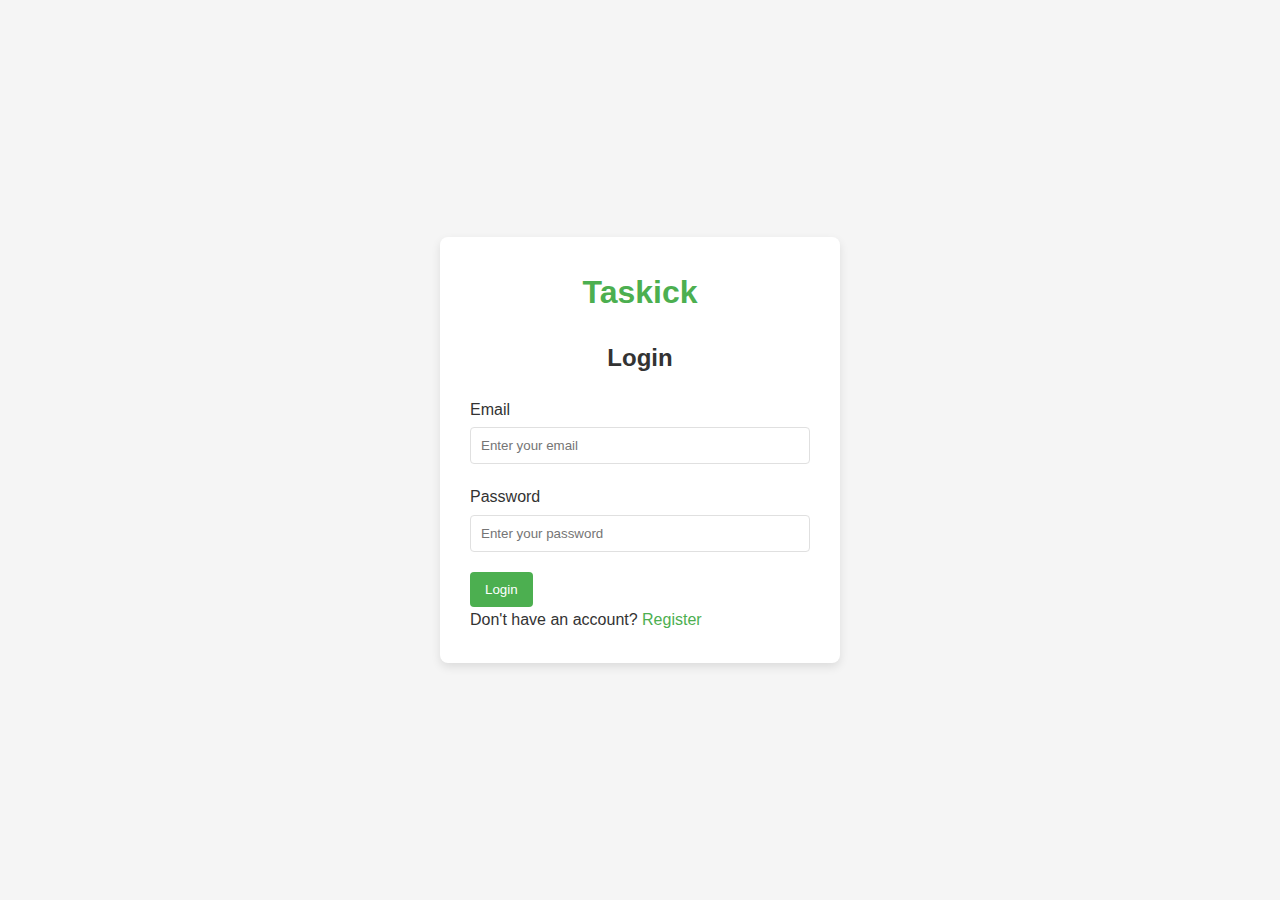
<file: index.html>
<!DOCTYPE html>
<html lang="en">
<head>
    <meta charset="UTF-8">
    <meta name="viewport" content="width=device-width, initial-scale=1.0">
    <title>Taskick - Login</title>
    <link rel="stylesheet" href="css/styles.css">
    <link rel="stylesheet" href="https://cdnjs.cloudflare.com/ajax/libs/font-awesome/6.4.0/css/all.min.css">
</head>
<body>
    <div class="login-container">
        <div class="login-form">
            <h1>Taskick</h1>
            <h2>Login</h2>
            <div class="form-group">
                <label for="email">Email</label>
                <input type="email" id="email" placeholder="Enter your email">
            </div>
            <div class="form-group">
                <label for="password">Password</label>
                <input type="password" id="password" placeholder="Enter your password">
            </div>
            <button id="login-btn" class="btn btn-primary">Login</button>
            <p>Don't have an account? <a href="register.html">Register</a></p>
        </div>
    </div>

    <script src="js/auth.js"></script>
</body>
</html>
</file>
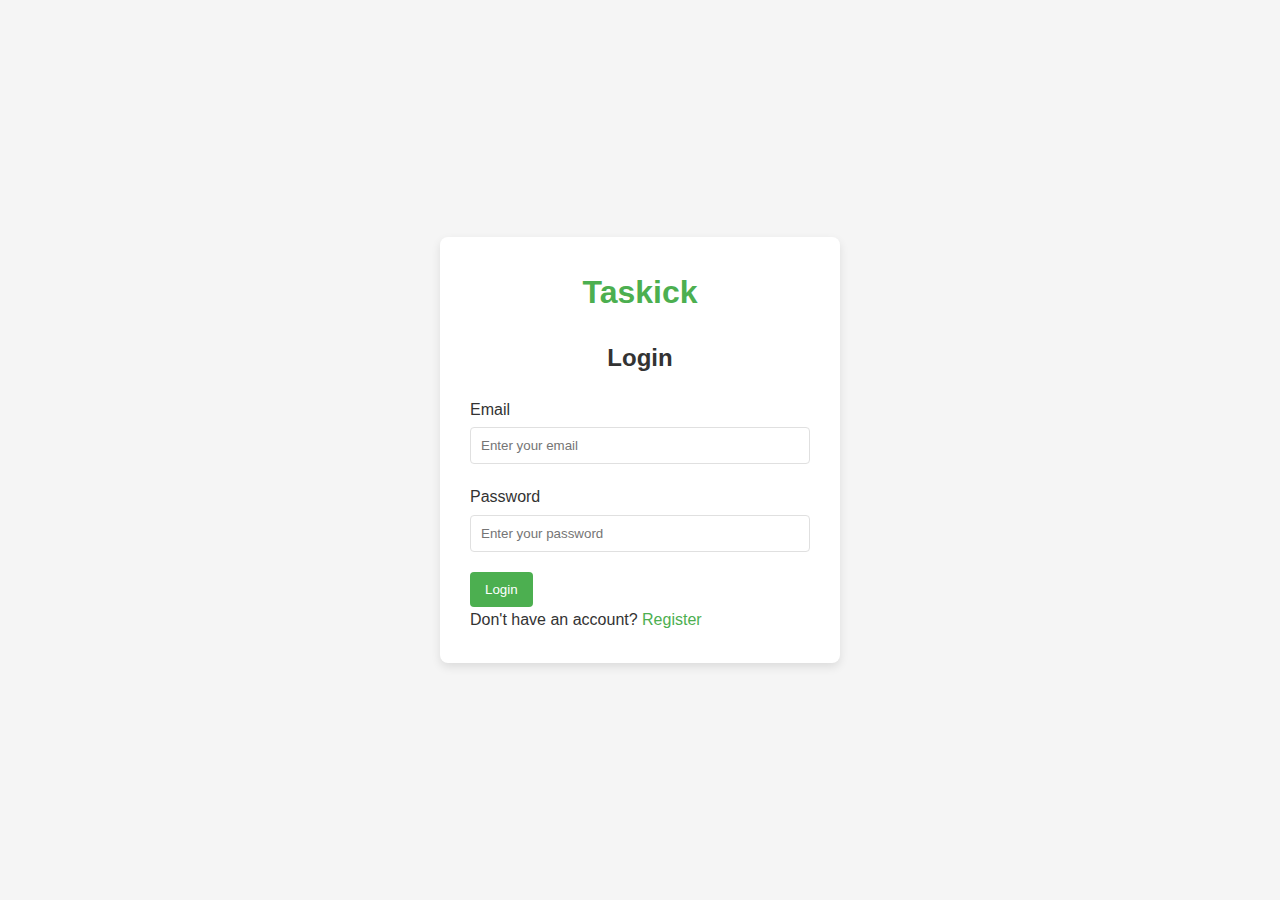
<file: calendar.html>
<!DOCTYPE html>
<html lang="en">
<head>
  <meta charset="UTF-8">
  <meta name="viewport" content="width=device-width, initial-scale=1.0">
  <title>Taskick - Calendar</title>
  <link rel="stylesheet" href="css/styles.css">
  <link rel="stylesheet" href="css/mobile-styles.css">
  <link rel="stylesheet" href="https://cdnjs.cloudflare.com/ajax/libs/font-awesome/6.4.0/css/all.min.css">
</head>
<body>
  <div class="app-container">
    <!-- Sidebar overlay -->
    <div class="sidebar-overlay"></div>
    
    <!-- Sidebar -->
    <div class="sidebar">
      <div class="sidebar-header">
        <h1>Taskick</h1>
      </div>
      <div class="user-info">
        <i class="fas fa-user-circle"></i>
        <span id="user-name">User Account</span>
      </div>
      <ul class="nav-menu">
        <li><a href="dashboard.html"><i class="fas fa-home"></i> Home</a></li>
        <li class="active"><a href="calendar.html"><i class="fas fa-calendar"></i> Calendar</a></li>
        <li><a href="progress.html"><i class="fas fa-chart-line"></i> My Progress</a></li>
        <li><a href="customization.html"><i class="fas fa-paint-brush"></i> Customization</a></li>
        <li><a href="settings.html"><i class="fas fa-cog"></i> Settings</a></li>
      </ul>
    </div>

    <!-- Main Content -->
    <div class="main-content">
      <!-- Header -->
      <header class="main-header">
        <div class="header-left">
          <div class="hamburger-menu">
            <span></span>
            <span></span>
            <span></span>
          </div>
        </div>
        <div class="quote">Procrastination is the art of keeping up with yesterday.</div>
        <div class="header-right">
          <div class="search-box">
            <input type="text" placeholder="Search">
            <button><i class="fas fa-search"></i></button>
          </div>
          <div class="notification">
            <i class="fas fa-bell"></i>
            <span class="notification-badge">1</span>
          </div>
        </div>
      </header>

      <!-- Calendar Layout -->
      <div class="content-wrapper">
        <!-- Calendar Section -->
        <div class="calendar-panel">
          <div class="calendar-header">
            <button id="prev-month" class="btn btn-icon">
              <i class="fas fa-chevron-left"></i>
            </button>
            <h2 id="current-month">Month Year</h2>
            <button id="next-month" class="btn btn-icon">
              <i class="fas fa-chevron-right"></i>
            </button>
          </div>
          
          <!-- Weekdays Header -->
          <div class="weekdays">
            <div>Sun</div>
            <div>Mon</div>
            <div>Tue</div>
            <div>Wed</div>
            <div>Thu</div>
            <div>Fri</div>
            <div>Sat</div>
          </div>
          
          <!-- Calendar Days Grid -->
          <div id="calendar-days" class="calendar-container">
            <!-- Calendar days will be dynamically added here -->
          </div>
        </div>

        <!-- Tasks for Selected Date -->
        <div class="tasks-panel" style="margin-top: 20px;">
          <div class="day-tasks" id="day-tasks">
            <h3 id="selected-date">Tasks for Selected Date</h3>
            <div id="day-task-list" class="task-list">
              <!-- Tasks for the selected day will be dynamically added here -->
            </div>
          </div>
        </div>
      </div>
    </div>
  </div>

  <script src="js/auth-check.js"></script>
  <script src="js/theme.js"></script>
  <script src="js/calendar.js"></script>
  <script src="js/mobile.js"></script>
</body>
</html>
</file>
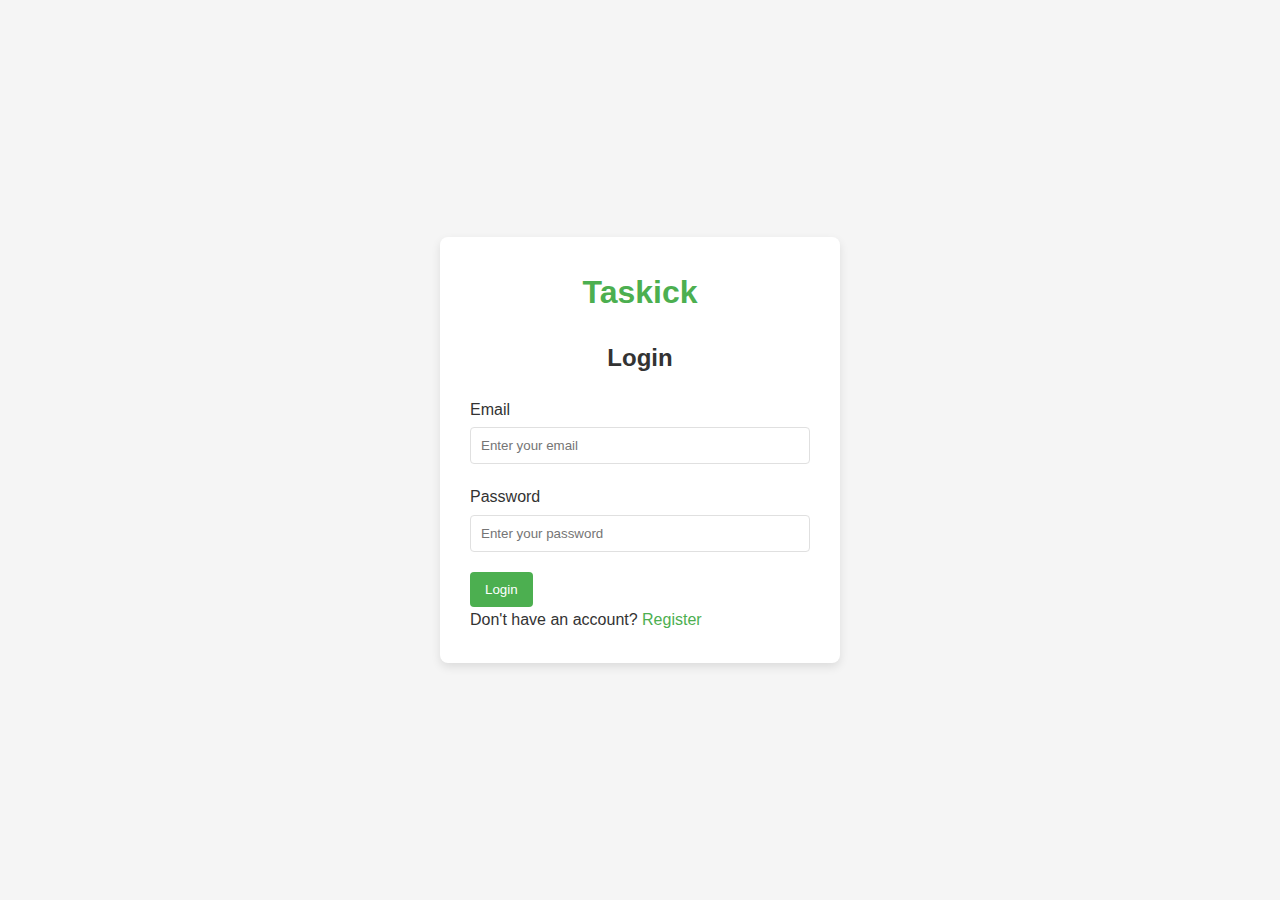
<file: customization.html>
<!DOCTYPE html>
<html lang="en">
<head>
  <meta charset="UTF-8">
  <meta name="viewport" content="width=device-width, initial-scale=1.0">
  <title>Taskick - Customization</title>
  <link rel="stylesheet" href="css/styles.css">
  <link rel="stylesheet" href="css/mobile-styles.css">
  <link rel="stylesheet" href="https://cdnjs.cloudflare.com/ajax/libs/font-awesome/6.4.0/css/all.min.css">
</head>
<body>
  <div class="app-container">
    <!-- Sidebar overlay -->
    <div class="sidebar-overlay"></div>
    
    <!-- Sidebar -->
    <div class="sidebar">
      <div class="sidebar-header">
        <h1>Taskick</h1>
      </div>
      <div class="user-info">
        <i class="fas fa-user-circle"></i>
        <span id="user-name">User Account</span>
      </div>
      <ul class="nav-menu">
        <li><a href="dashboard.html"><i class="fas fa-home"></i> Home</a></li>
        <li><a href="calendar.html"><i class="fas fa-calendar"></i> Calendar</a></li>
        <li><a href="progress.html"><i class="fas fa-chart-line"></i> My Progress</a></li>
        <li class="active"><a href="customization.html"><i class="fas fa-paint-brush"></i> Customization</a></li>
        <li><a href="settings.html"><i class="fas fa-cog"></i> Settings</a></li>
      </ul>
    </div>

    <!-- Main Content -->
    <div class="main-content">
      <!-- Header -->
      <header class="main-header">
        <div class="header-left">
          <div class="hamburger-menu">
            <span></span>
            <span></span>
            <span></span>
          </div>
        </div>
        <div class="quote">Procrastination is the art of keeping up with yesterday.</div>
        <div class="header-right">
          <div class="search-box">
            <input type="text" placeholder="Search">
            <button><i class="fas fa-search"></i></button>
          </div>
          <div class="notification">
            <i class="fas fa-bell"></i>
            <span class="notification-badge">1</span>
          </div>
        </div>
      </header>

      <!-- Customization Content -->
      <div class="content-wrapper">
        <!-- Themes Card -->
        <div class="card">
          <h2>Themes</h2>
          <p>Because who wouldn't want to change their entire vibe with just one click? Sure, it's that easy.</p>
          
          <div class="toggle-container">
            <label class="toggle">
              <span>Auto Dark Mode</span>
              <input type="checkbox" id="auto-dark-mode">
              <span class="slider round"></span>
            </label>
          </div>
          
          <div class="theme-options">
            <div class="theme-card" data-theme="light">
              <div class="theme-preview light-theme"></div>
              <span>Light</span>
            </div>
            <div class="theme-card" data-theme="dark">
              <div class="theme-preview dark-theme"></div>
              <span>Dark</span>
            </div>
            <div class="theme-card" data-theme="vibrant">
              <div class="theme-preview vibrant-theme"></div>
              <span>Vibrant</span>
            </div>
            <div class="theme-card" data-theme="tech">
              <div class="theme-preview tech-theme"></div>
              <span>Tech</span>
            </div>
            <div class="theme-card add-theme" id="add-theme">
              <div class="theme-preview">
                <i class="fas fa-plus"></i>
              </div>
              <span>Add</span>
            </div>
          </div>
        </div>

        <!-- Humor Card -->
        <div class="card">
          <h2>Humor</h2>
          <div class="humor-level">
            <label for="humor-slider">Level</label>
            <input type="range" id="humor-slider" min="0" max="100" value="50">
          </div>
        </div>

        <button id="update-customization" class="btn btn-primary">Update</button>
      </div>
    </div>
  </div>

  <!-- Add Theme Modal -->
  <div id="theme-modal" class="modal">
    <div class="modal-content">
      <span class="close">&times;</span>
      <h2>Add New Theme</h2>
      <div class="form-group">
        <label for="theme-name">Theme Name</label>
        <input type="text" id="theme-name" placeholder="Enter theme name">
      </div>
      <div class="form-group">
        <label for="theme-color">Primary Color</label>
        <div style="display: flex; align-items: center;">
          <input type="text" id="theme-color" placeholder="#RRGGBB" style="flex: 1;">
          <input type="color" id="color-picker" value="#4CAF50">
        </div>
      </div>
      <button id="save-theme-btn" class="btn btn-primary">Save Theme</button>
    </div>
  </div>

  <script src="js/auth-check.js"></script>
  <script src="js/theme.js"></script>
  <script src="js/customization.js"></script>
  <script src="js/mobile.js"></script>
</body>
</html>
</file>
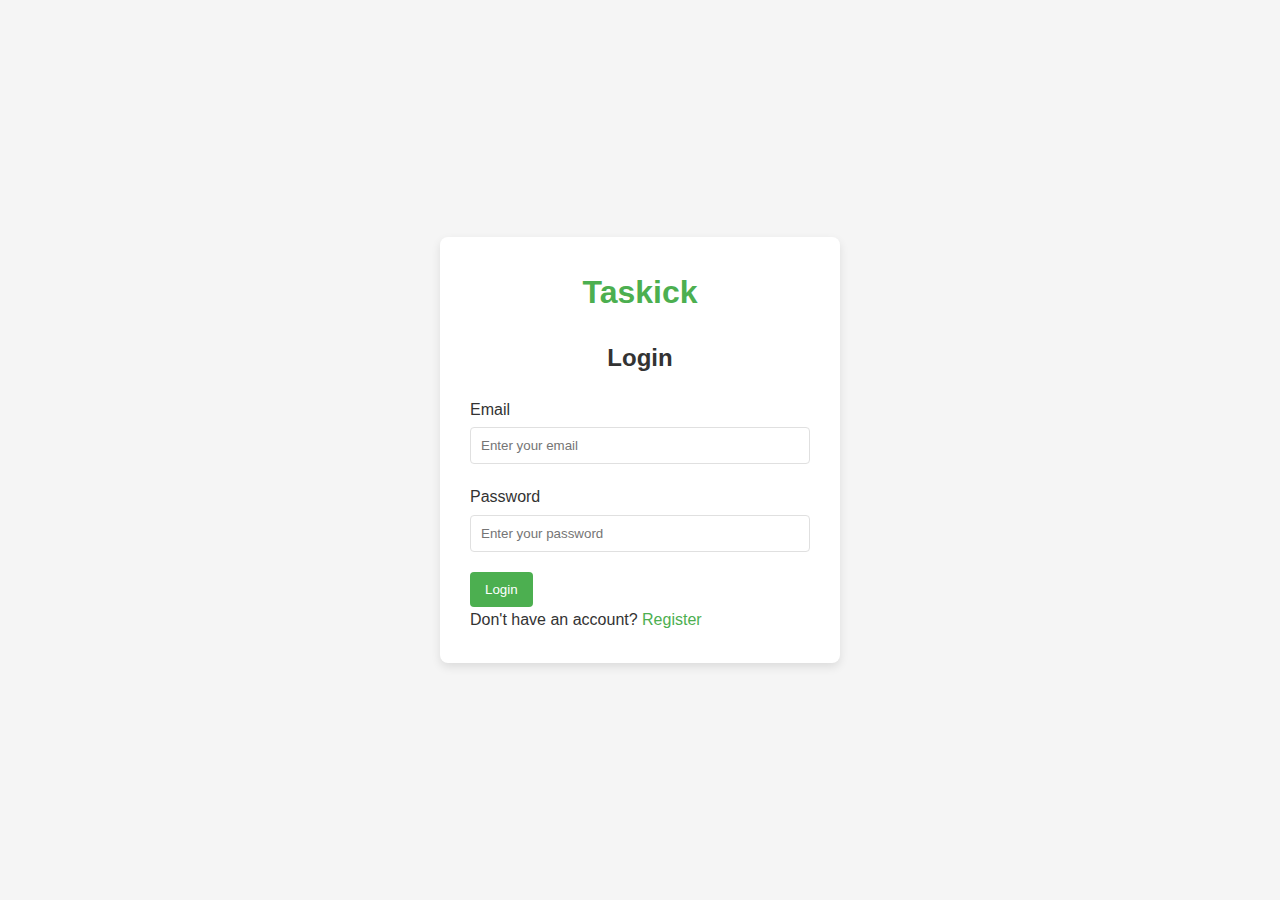
<file: dashboard.html>
<!DOCTYPE html>
<html lang="en">
<head>
  <meta charset="UTF-8">
  <meta name="viewport" content="width=device-width, initial-scale=1.0">
  <title>Taskick - Dashboard</title>
  <link rel="stylesheet" href="css/styles.css">
  <link rel="stylesheet" href="css/mobile-styles.css">
  <link rel="stylesheet" href="https://cdnjs.cloudflare.com/ajax/libs/font-awesome/6.4.0/css/all.min.css">
</head>
<body>
  <div class="app-container">
    <!-- Sidebar overlay -->
    <div class="sidebar-overlay"></div>
    
    <!-- Sidebar -->
    <div class="sidebar">
      <div class="sidebar-header">
        <h1>Taskick</h1>
      </div>
      <div class="user-info">
        <i class="fas fa-user-circle"></i>
        <span id="user-name">User Account</span>
      </div>
      <ul class="nav-menu">
        <li class="active"><a href="dashboard.html"><i class="fas fa-home"></i> Home</a></li>
        <li><a href="calendar.html"><i class="fas fa-calendar"></i> Calendar</a></li>
        <li><a href="progress.html"><i class="fas fa-chart-line"></i> My Progress</a></li>
        <li><a href="customization.html"><i class="fas fa-paint-brush"></i> Customization</a></li>
        <li><a href="settings.html"><i class="fas fa-cog"></i> Settings</a></li>
      </ul>
    </div>

    <!-- Main Content -->
    <div class="main-content">
      <!-- Header -->
      <header class="main-header">
        <div class="header-left">
          <div class="hamburger-menu">
            <span></span>
            <span></span>
            <span></span>
          </div>
        </div>
        <div class="quote">Procrastination is the art of keeping up with yesterday.</div>
        <div class="header-right">
          <div class="search-box">
            <input type="text" placeholder="Search">
            <button><i class="fas fa-search"></i></button>
          </div>
          <div class="notification">
            <i class="fas fa-bell"></i>
            <span class="notification-badge">1</span>
          </div>
        </div>
      </header>

      <!-- Task List -->
      <div class="content-wrapper">
        <div class="task-list" id="task-list">
          <!-- Tasks will be dynamically added here -->
        </div>
        <button id="add-task-btn" class="btn btn-icon">
          <i class="fas fa-plus"></i>
        </button>
      </div>
    </div>
  </div>

  <!-- Add Task Modal -->
  <div id="task-modal" class="modal">
    <div class="modal-content">
      <span class="close">&times;</span>
      <div class="modal-layout">
        <div class="modal-main">
          <h2 id="modal-title">Add New Task</h2>
          <div class="form-group">
            <label for="task-title">Task Title</label>
            <input type="text" id="task-title" placeholder="Enter task title">
          </div>
          <div class="form-group">
            <label for="task-description">Description</label>
            <textarea id="task-description" placeholder="Enter task description"></textarea>
          </div>
          <div class="subtasks-container" id="subtasks-container">
            <!-- Subtasks will be added here -->
          </div>
          <div class="add-subtask">
            <button id="add-subtask-btn" class="btn btn-text">
              <i class="fas fa-plus"></i> Add sub-task
            </button>
          </div>
          <div class="comment-section">
            <div class="comment-input">
              <input type="text" id="comment-input" placeholder="Add a comment">
              <div class="comment-actions">
                <div class="comment-buttons">
                  <button id="cancel-comment" class="btn btn-text">Cancel</button>
                  <button id="add-comment" class="btn btn-primary">Comment</button>
                </div>
              </div>
            </div>
            <div id="comments-container" class="comments-container">
              <!-- Comments will be added here -->
            </div>
          </div>
        </div>
        <div class="modal-sidebar">
          <div class="sidebar-section">
            <h3>Date</h3>
            <div class="sidebar-content">
              <div class="date-selector" id="date-selector">
                <i class="fas fa-calendar"></i> <span id="selected-date">Today</span>
              </div>
              <div id="date-picker" class="date-picker">
                <input type="date" id="task-date" class="sidebar-input">
              </div>
            </div>
          </div>
          <div class="sidebar-section">
            <h3>Deadline</h3>
            <div class="sidebar-content">
              <input type="date" id="task-deadline" class="sidebar-input">
            </div>
          </div>
          <div class="sidebar-section">
            <h3>Priority</h3>
            <div class="sidebar-content">
              <div class="priority-dropdown">
                <div class="priority-selected" id="priority-selected">
                  <i class="fas fa-flag priority-flag p4"></i> P4
                </div>
                <div class="priority-options" id="priority-options">
                  <div class="priority-option" data-priority="1">
                    <i class="fas fa-flag priority-flag p1"></i> Priority 1
                  </div>
                  <div class="priority-option" data-priority="2">
                    <i class="fas fa-flag priority-flag p2"></i> Priority 2
                  </div>
                  <div class="priority-option" data-priority="3">
                    <i class="fas fa-flag priority-flag p3"></i> Priority 3
                  </div>
                  <div class="priority-option" data-priority="4">
                    <i class="fas fa-flag priority-flag p4"></i> Priority 4
                  </div>
                </div>
              </div>
            </div>
          </div>
          <div class="sidebar-section">
            <h3>Reminders</h3>
            <div class="sidebar-content">
              <div id="reminders-container" class="reminders-container">
                <!-- Reminders will be added here -->
              </div>
              <button id="add-reminder-btn" class="btn btn-add-item">
                <i class="fas fa-plus"></i>
              </button>
            </div>
          </div>
        </div>
      </div>
      <div class="modal-footer">
        <button id="save-task-btn" class="btn btn-primary">Save Task</button>
      </div>
    </div>
  </div>

  <!-- Reminder Modal -->
  <div id="reminder-modal" class="modal">
    <div class="modal-content reminder-modal-content">
      <span class="close reminder-close">&times;</span>
      <h2>Reminders</h2>
      <div class="reminder-options">
        <div class="reminder-option-tabs">
          <button class="reminder-tab active" data-type="date">Date & time</button>
          <button class="reminder-tab" data-type="before">Before task</button>
        </div>
        <div id="date-time-option" class="reminder-option-content">
          <div class="form-group">
            <label for="reminder-date">Date</label>
            <input type="date" id="reminder-date" class="sidebar-input">
          </div>
          <div class="form-group">
            <label for="reminder-time">Time</label>
            <input type="time" id="reminder-time" class="sidebar-input">
          </div>
        </div>
        <div id="before-task-option" class="reminder-option-content" style="display: none;">
          <div class="form-group">
            <label for="reminder-before">Time before deadline</label>
            <select id="reminder-before" class="sidebar-input">
              <option value="15">15 minutes before</option>
              <option value="30">30 minutes before</option>
              <option value="60">1 hour before</option>
              <option value="120">2 hours before</option>
              <option value="1440">1 day before</option>
            </select>
          </div>
        </div>
        <div class="reminder-message" id="reminder-message">
          <i class="fas fa-info-circle"></i> Add a time to the task first.
        </div>
        <div class="reminder-actions">
          <button id="cancel-reminder" class="btn btn-text">Cancel</button>
          <button id="save-reminder" class="btn btn-primary">Add reminder</button>
        </div>
      </div>
    </div>
  </div>

  <script src="js/auth-check.js"></script>
  <script src="js/theme.js"></script>
  <script src="js/tasks.js"></script>
  <script>
    // Store the original editTask function if it exists
    if (typeof editTask === 'function') {
      window.originalEditTask = editTask;
    }
  </script>
  <script src="js/mobile.js"></script>
</body>
</html>
</file>
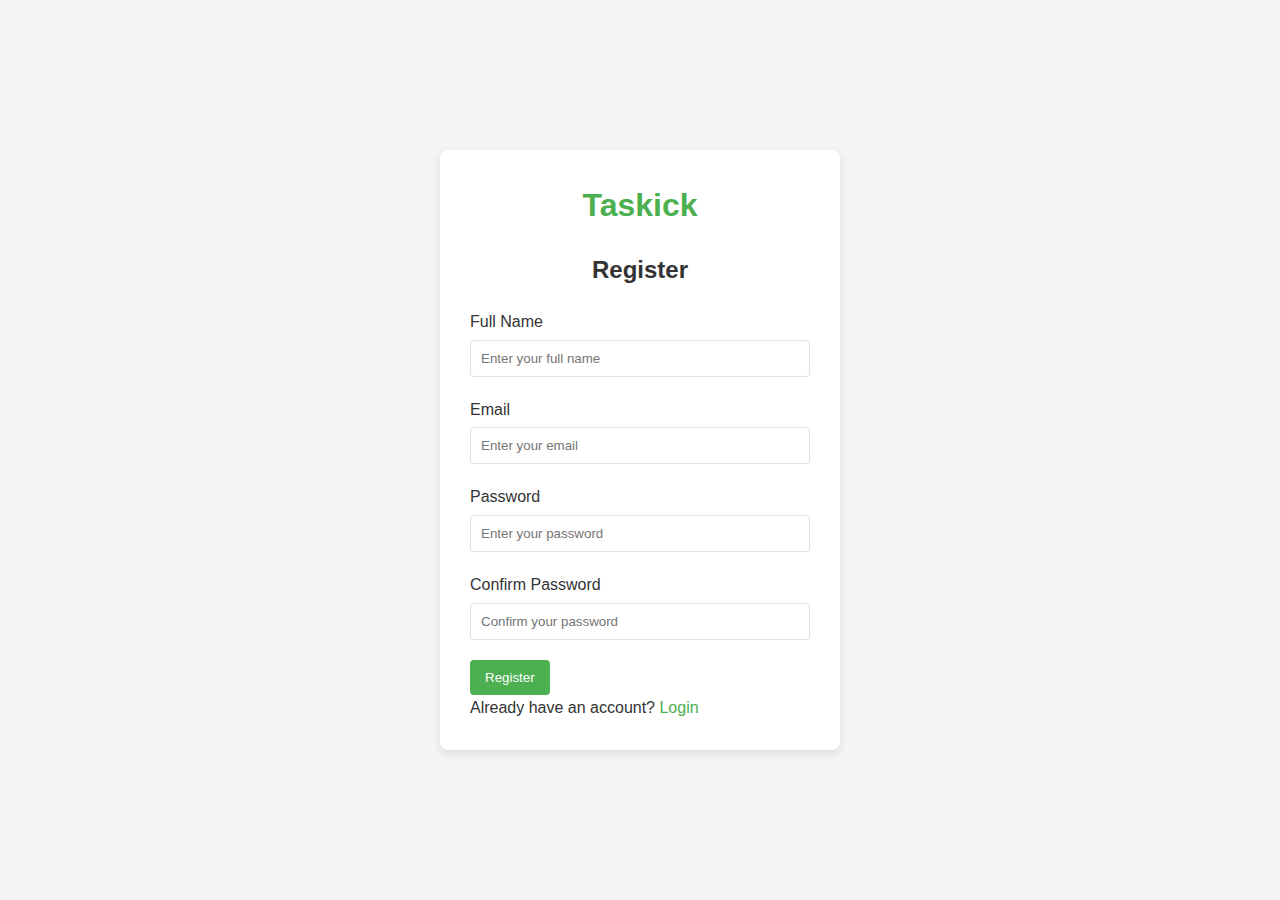
<file: register.html>
<!DOCTYPE html>
<html lang="en">
<head>
    <meta charset="UTF-8">
    <meta name="viewport" content="width=device-width, initial-scale=1.0">
    <title>Taskick - Register</title>
    <link rel="stylesheet" href="css/styles.css">
    <link rel="stylesheet" href="https://cdnjs.cloudflare.com/ajax/libs/font-awesome/6.4.0/css/all.min.css">
</head>
<body>
    <div class="login-container">
        <div class="login-form">
            <h1>Taskick</h1>
            <h2>Register</h2>
            <div class="form-group">
                <label for="name">Full Name</label>
                <input type="text" id="name" placeholder="Enter your full name">
            </div>
            <div class="form-group">
                <label for="email">Email</label>
                <input type="email" id="email" placeholder="Enter your email">
            </div>
            <div class="form-group">
                <label for="password">Password</label>
                <input type="password" id="password" placeholder="Enter your password">
            </div>
            <div class="form-group">
                <label for="confirm-password">Confirm Password</label>
                <input type="password" id="confirm-password" placeholder="Confirm your password">
            </div>
            <button id="register-btn" class="btn btn-primary">Register</button>
            <p>Already have an account? <a href="index.html">Login</a></p>
        </div>
    </div>

    <script src="js/auth.js"></script>
</body>
</html>
</file>
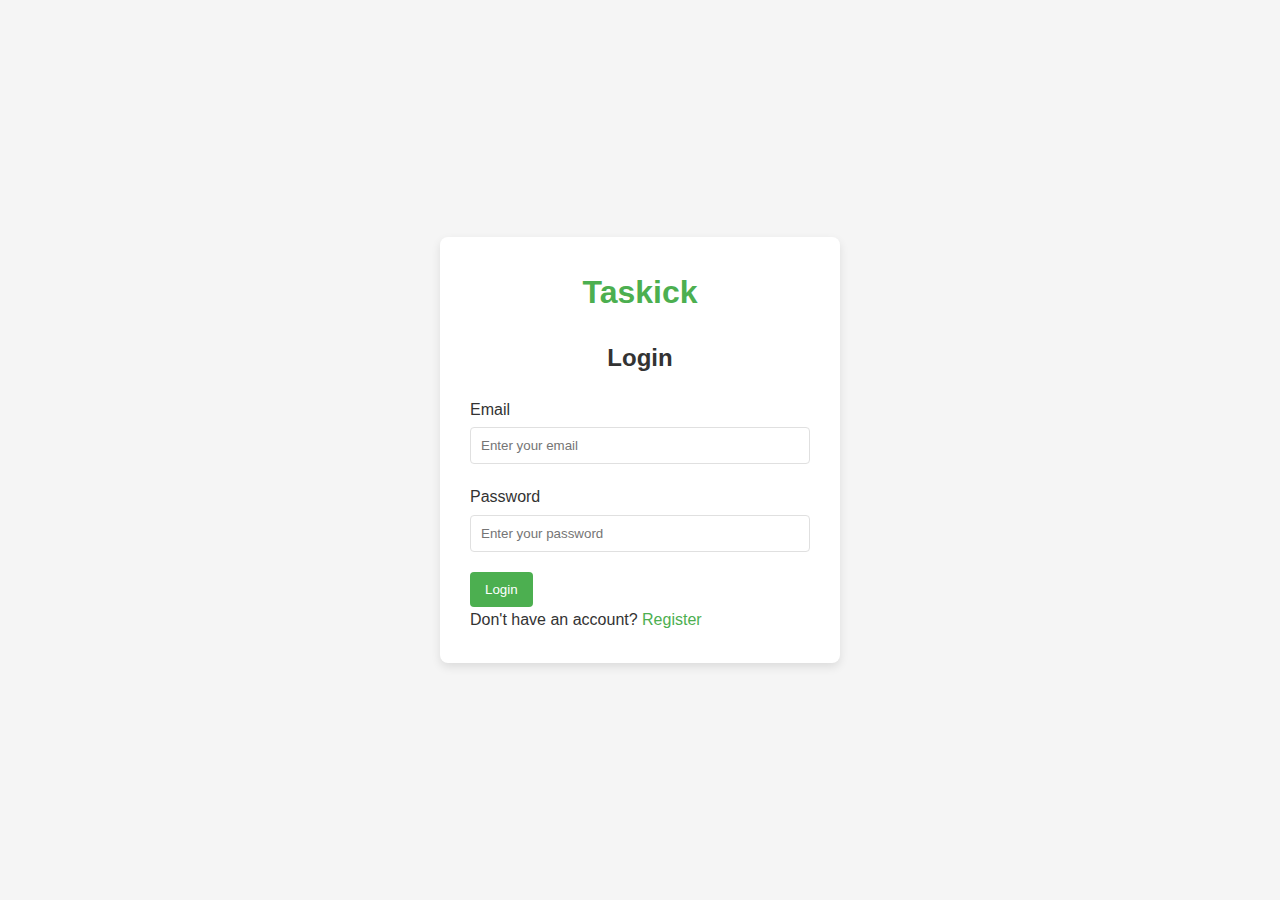
<file: settings.html>
<!DOCTYPE html>
<html lang="en">
<head>
  <meta charset="UTF-8">
  <meta name="viewport" content="width=device-width, initial-scale=1.0">
  <title>Taskick - Settings</title>
  <link rel="stylesheet" href="css/styles.css">
  <link rel="stylesheet" href="css/mobile-styles.css">
  <link rel="stylesheet" href="https://cdnjs.cloudflare.com/ajax/libs/font-awesome/6.4.0/css/all.min.css">
</head>
<body>
  <div class="app-container">
    <!-- Sidebar overlay -->
    <div class="sidebar-overlay"></div>
    
    <!-- Sidebar -->
    <div class="sidebar">
      <div class="sidebar-header">
        <h1>Taskick</h1>
      </div>
      <div class="user-info">
        <i class="fas fa-user-circle"></i>
        <span id="user-name">User Account</span>
      </div>
      <ul class="nav-menu">
        <li><a href="dashboard.html"><i class="fas fa-home"></i> Home</a></li>
        <li><a href="calendar.html"><i class="fas fa-calendar"></i> Calendar</a></li>
        <li><a href="progress.html"><i class="fas fa-chart-line"></i> My Progress</a></li>
        <li><a href="customization.html"><i class="fas fa-paint-brush"></i> Customization</a></li>
        <li class="active"><a href="settings.html"><i class="fas fa-cog"></i> Settings</a></li>
      </ul>
    </div>

    <!-- Main Content -->
    <div class="main-content">
      <!-- Header -->
      <header class="main-header">
        <div class="header-left">
          <div class="hamburger-menu">
            <span></span>
            <span></span>
            <span></span>
          </div>
        </div>
        <div class="quote">Procrastination is the art of keeping up with yesterday.</div>
        <div class="header-right">
          <div class="search-box">
            <input type="text" placeholder="Search">
            <button><i class="fas fa-search"></i></button>
          </div>
          <div class="notification">
            <i class="fas fa-bell"></i>
            <span class="notification-badge">1</span>
          </div>
        </div>
      </header>

      <!-- Settings Content -->
      <div class="content-wrapper">
        <h1>Settings</h1>
        
        <div class="settings-grid">
          <div class="card">
            <h2><i class="fas fa-globe"></i> Language & Region</h2>
            <div class="form-group">
              <label for="language">Language</label>
              <select id="language" class="settings-select">
                <option value="en">English</option>
                <option value="es">Español</option>
                <option value="fr">Français</option>
                <option value="de">Deutsch</option>
                <option value="zh">中文</option>
                <option value="ja">日本語</option>
              </select>
            </div>
            <div class="form-group">
              <label for="date-format">Date Format</label>
              <select id="date-format" class="settings-select">
                <option value="MM/DD/YYYY">MM/DD/YYYY</option>
                <option value="DD/MM/YYYY">DD/MM/YYYY</option>
                <option value="YYYY-MM-DD">YYYY-MM-DD</option>
              </select>
            </div>
            <div class="form-group">
              <label for="time-format">Time Format</label>
              <select id="time-format" class="settings-select">
                <option value="12">12-hour (AM/PM)</option>
                <option value="24">24-hour</option>
              </select>
            </div>
          </div>

          <div class="card">
            <h2><i class="fas fa-bell"></i> Notifications</h2>
            <div class="toggle-container">
              <label class="toggle">
                <span>Email Notifications</span>
                <input type="checkbox" id="email-notifications" checked>
                <span class="slider round"></span>
              </label>
            </div>
            <div class="toggle-container">
              <label class="toggle">
                <span>Push Notifications</span>
                <input type="checkbox" id="push-notifications" checked>
                <span class="slider round"></span>
              </label>
            </div>
            <div class="toggle-container">
              <label class="toggle">
                <span>Sound Alerts</span>
                <input type="checkbox" id="sound-alerts" checked>
                <span class="slider round"></span>
              </label>
            </div>
            <div class="form-group">
              <label for="notification-time">Default Reminder Time</label>
              <select id="notification-time" class="settings-select">
                <option value="5">5 minutes before</option>
                <option value="10">10 minutes before</option>
                <option value="15" selected>15 minutes before</option>
                <option value="30">30 minutes before</option>
                <option value="60">1 hour before</option>
              </select>
            </div>
          </div>

          <div class="card">
            <h2><i class="fas fa-universal-access"></i> Accessibility</h2>
            <div class="form-group">
              <label for="font-size">Font Size</label>
              <select id="font-size" class="settings-select">
                <option value="small">Small</option>
                <option value="medium" selected>Medium</option>
                <option value="large">Large</option>
              </select>
            </div>
            <div class="toggle-container">
              <label class="toggle">
                <span>High Contrast Mode</span>
                <input type="checkbox" id="high-contrast">
                <span class="slider round"></span>
              </label>
            </div>
            <div class="toggle-container">
              <label class="toggle">
                <span>Reduce Animations</span>
                <input type="checkbox" id="reduce-animations">
                <span class="slider round"></span>
              </label>
            </div>
          </div>

          <div class="card">
            <h2><i class="fas fa-shield-alt"></i> Privacy</h2>
            <div class="toggle-container">
              <label class="toggle">
                <span>Allow Usage Data Collection</span>
                <input type="checkbox" id="usage-data" checked>
                <span class="slider round"></span>
              </label>
            </div>
            <div class="toggle-container">
              <label class="toggle">
                <span>Show Task Completion to Others</span>
                <input type="checkbox" id="public-completion" checked>
                <span class="slider round"></span>
              </label>
            </div>
          </div>
        </div>

        <button id="save-settings" class="btn btn-primary">Save Changes</button>
      </div>
    </div>
  </div>

  <!-- Clear Data Confirmation Modal -->
  <div id="clear-data-modal" class="modal">
    <div class="modal-content confirmation-modal">
      <h2>Clear All Tasks</h2>
      <p>Are you sure you want to delete all your tasks? This action cannot be undone.</p>
      <div class="confirmation-actions">
        <button id="cancel-clear" class="btn">Cancel</button>
        <button id="confirm-clear" class="btn btn-warning">Yes, Clear All Tasks</button>
      </div>
    </div>
  </div>

  <script src="js/auth-check.js"></script>
  <script src="js/theme.js"></script>
  <script src="js/settings.js"></script>
  <script src="js/mobile.js"></script>
</body>
</html>
</file>
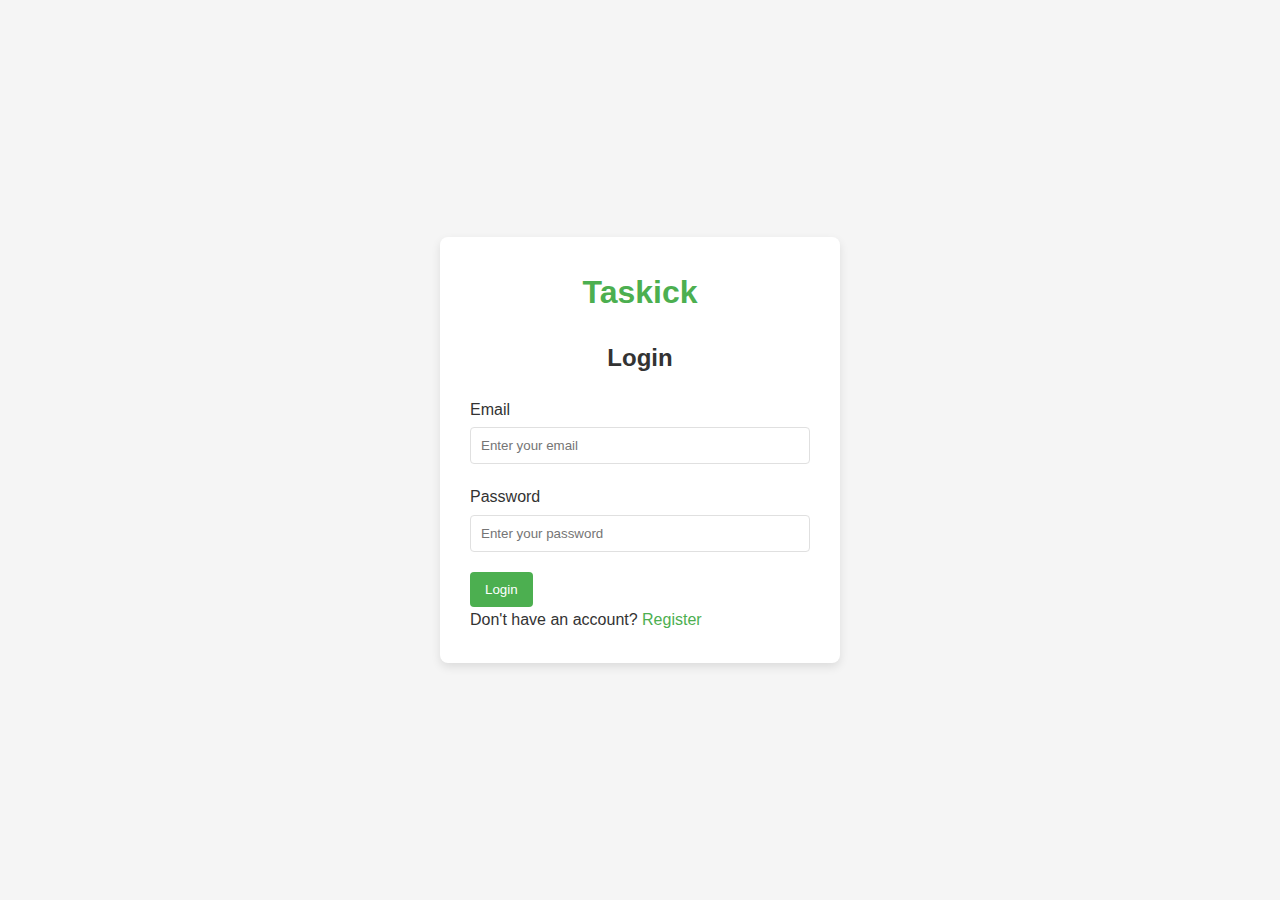
<file: user-profile.html>
<!DOCTYPE html>
<html lang="en">
<head>
  <meta charset="UTF-8">
  <meta name="viewport" content="width=device-width, initial-scale=1.0">
  <title>Taskick - User Profile</title>
  <link rel="stylesheet" href="css/styles.css">
  <link rel="stylesheet" href="css/mobile-styles.css">
  <link rel="stylesheet" href="https://cdnjs.cloudflare.com/ajax/libs/font-awesome/6.4.0/css/all.min.css">
</head>
<body>
  <div class="app-container">
    <!-- Sidebar overlay -->
    <div class="sidebar-overlay"></div>
    
    <!-- Sidebar -->
    <div class="sidebar">
      <div class="sidebar-header">
        <h1>Taskick</h1>
      </div>
      <div class="user-info">
        <i class="fas fa-user-circle"></i>
        <span id="user-name">User Account</span>
      </div>
      <ul class="nav-menu">
        <li><a href="dashboard.html"><i class="fas fa-home"></i> Home</a></li>
        <li><a href="calendar.html"><i class="fas fa-calendar"></i> Calendar</a></li>
        <li><a href="progress.html"><i class="fas fa-chart-line"></i> My Progress</a></li>
        <li><a href="customization.html"><i class="fas fa-paint-brush"></i> Customization</a></li>
        <li><a href="settings.html"><i class="fas fa-cog"></i> Settings</a></li>
      </ul>
    </div>

    <!-- Main Content -->
    <div class="main-content">
      <!-- Header -->
      <header class="main-header">
        <div class="header-left">
          <div class="hamburger-menu">
            <span></span>
            <span></span>
            <span></span>
          </div>
        </div>
        <div class="quote">Procrastination is the art of keeping up with yesterday.</div>
        <div class="header-right">
          <div class="search-box">
            <input type="text" placeholder="Search">
            <button><i class="fas fa-search"></i></button>
          </div>
          <div class="notification">
            <i class="fas fa-bell"></i>
            <span class="notification-badge">1</span>
          </div>
        </div>
      </header>

      <!-- User Profile Content -->
      <div class="content-wrapper">
        <div class="profile-header">
          <div class="profile-avatar">
            <i class="fas fa-user-circle"></i>
          </div>
          <div class="profile-info">
            <h1 id="profile-name">User Name</h1>
            <p id="profile-email">user@example.com</p>
          </div>
        </div>
        
        <div class="profile-content">
          <div class="card">
            <h2>Account Information</h2>
            <div class="form-group">
              <label for="user-fullname">
                <i class="fas fa-user"></i> Full Name
              </label>
              <input type="text" id="user-fullname" placeholder="Full Name">
            </div>
            <div class="form-group">
              <label for="user-email">
                <i class="fas fa-envelope"></i> Email
              </label>
              <input type="email" id="user-email" placeholder="Email">
            </div>
            <div class="form-group">
              <label for="user-password">
                <i class="fas fa-key"></i> Password
              </label>
              <input type="password" id="user-password" placeholder="Password">
            </div>
            <button id="save-profile" class="btn btn-primary">Save Changes</button>
          </div>

          <div class="card">
            <h2>Account Statistics</h2>
            <div class="stats-grid">
              <div class="stat-item">
                <div class="stat-value" id="total-tasks">0</div>
                <div class="stat-label">Total Tasks</div>
              </div>
              <div class="stat-item">
                <div class="stat-value" id="completed-tasks">0</div>
                <div class="stat-label">Completed</div>
              </div>
              <div class="stat-item">
                <div class="stat-value" id="completion-rate">0%</div>
                <div class="stat-label">Completion Rate</div>
              </div>
              <div class="stat-item">
                <div class="stat-value" id="account-age">0</div>
                <div class="stat-label">Days Active</div>
              </div>
            </div>
          </div>

          <div class="card danger-zone">
            <h2>Danger Zone</h2>
            <p>This will immediately delete all of your data including tasks, projects, comments, and more. This action cannot be undone.</p>
            <button id="delete-account" class="btn btn-danger">
              <i class="fas fa-trash"></i> Delete Account
            </button>
          </div>
        </div>
      </div>
    </div>
  </div>

  <!-- Delete Account Confirmation Modal -->
  <div id="delete-confirmation-modal" class="modal">
    <div class="modal-content confirmation-modal">
      <h2>Delete Account</h2>
      <p>Are you absolutely sure you want to delete your account? This action cannot be undone and all your data will be permanently lost.</p>
      <div class="confirmation-actions">
        <button id="cancel-delete" class="btn">Cancel</button>
        <button id="confirm-delete" class="btn btn-danger">Yes, Delete My Account</button>
      </div>
    </div>
  </div>

  <script src="js/auth-check.js"></script>
  <script src="js/theme.js"></script>
  <script src="js/user-profile.js"></script>
  <script src="js/mobile.js"></script>
</body>
</html>
</file>
<file: css/styles.css>
/* Base Styles */
:root {
  /* Light Theme (Default) */
  --primary-color: #4caf50;
  --primary-hover: #3e8e41;
  --background-color: #f5f5f5;
  --card-bg: #ffffff;
  --text-color: #333333;
  --text-secondary: #666666;
  --border-color: #e0e0e0;
  --sidebar-bg: #f0f0f0;
  --sidebar-active: #e0e0e0;
  --header-bg: #ffffff;
  --input-bg: #ffffff;
  --shadow-color: rgba(0, 0, 0, 0.1);
  --danger-color: #f44336;
  --success-color: #4caf50;
  --warning-color: #ff9800;
  --info-color: #2196f3;

  /* Priority Colors */
  --priority-1: #e5484d;
  --priority-2: #f76808;
  --priority-3: #0091ff;
  --priority-4: #8d8d8d;
}

.dark {
  --primary-color: #4caf50;
  --primary-hover: #3e8e41;
  --background-color: #121212;
  --card-bg: #1e1e1e;
  --text-color: #f5f5f5;
  --text-secondary: #aaaaaa;
  --border-color: #333333;
  --sidebar-bg: #1a1a1a;
  --sidebar-active: #2a2a2a;
  --header-bg: #1e1e1e;
  --input-bg: #2a2a2a;
  --shadow-color: rgba(0, 0, 0, 0.3);
}

.vibrant {
  --primary-color: #ff5722;
  --primary-hover: #e64a19;
  --background-color: #f5f5f5;
  --card-bg: #ffffff;
  --text-color: #333333;
  --text-secondary: #666666;
  --border-color: #e0e0e0;
  --sidebar-bg: #c5b9b0;
  --sidebar-active: #b5a99f;
  --header-bg: #ffffff;
  --input-bg: #ffffff;
  --shadow-color: rgba(0, 0, 0, 0.1);
}

.tech {
  --primary-color: #00bcd4;
  --primary-hover: #00acc1;
  --background-color: #f5f5f5;
  --card-bg: #ffffff;
  --text-color: #333333;
  --text-secondary: #666666;
  --border-color: #e0e0e0;
  --sidebar-bg: #a4c5c7;
  --sidebar-active: #8eb8bb;
  --header-bg: #ffffff;
  --input-bg: #ffffff;
  --shadow-color: rgba(0, 0, 0, 0.1);
}

* {
  margin: 0;
  padding: 0;
  box-sizing: border-box;
  font-family: "Segoe UI", Tahoma, Geneva, Verdana, sans-serif;
}

body {
  background-color: var(--background-color);
  color: var(--text-color);
  line-height: 1.6;
  transition: background-color 0.3s, color 0.3s;
}

a {
  text-decoration: none;
  color: var(--primary-color);
}

ul {
  list-style: none;
}

/* Login and Register Pages */
.login-container {
  display: flex;
  justify-content: center;
  align-items: center;
  min-height: 100vh;
  background-color: var(--background-color);
}

.login-form {
  width: 100%;
  max-width: 400px;
  padding: 30px;
  background-color: var(--card-bg);
  border-radius: 8px;
  box-shadow: 0 4px 10px var(--shadow-color);
}

.login-form h1 {
  text-align: center;
  margin-bottom: 20px;
  color: var(--primary-color);
}

.login-form h2 {
  text-align: center;
  margin-bottom: 20px;
}

.form-group {
  margin-bottom: 20px;
}

.form-group label {
  display: block;
  margin-bottom: 5px;
  font-weight: 500;
}

.form-group input,
.form-group select,
.form-group textarea {
  width: 100%;
  padding: 10px;
  border: 1px solid var(--border-color);
  border-radius: 4px;
  background-color: var(--input-bg);
  color: var(--text-color);
  transition: border-color 0.3s;
}

.form-group input:focus,
.form-group select:focus,
.form-group textarea:focus {
  outline: none;
  border-color: var(--primary-color);
}

/* App Layout */
.app-container {
  display: flex;
  min-height: 100vh;
}

.sidebar {
  width: 220px;
  background-color: var(--sidebar-bg);
  border-right: 1px solid var(--border-color);
  position: fixed;
  height: 100vh;
  overflow-y: auto;
  transition: background-color 0.3s;
}

.sidebar-header {
  padding: 20px;
  text-align: center;
  border-bottom: 1px solid var(--border-color);
}

.sidebar-header h1 {
  color: var(--primary-color);
  font-size: 24px;
}

/* Add these styles for the user-info section to make it look clickable */
.user-info {
  display: flex;
  align-items: center;
  padding: 15px;
  border-bottom: 1px solid var(--border-color);
  cursor: pointer;
  transition: background-color 0.2s ease;
}

.user-info:hover {
  background-color: var(--sidebar-active);
}

.user-info i {
  font-size: 24px;
  margin-right: 10px;
}

.nav-menu li {
  margin: 5px 0;
}

.nav-menu li a {
  display: flex;
  align-items: center;
  padding: 12px 15px;
  color: var(--text-color);
  transition: background-color 0.3s;
}

.nav-menu li a i {
  margin-right: 10px;
  width: 20px;
  text-align: center;
}

.nav-menu li a:hover {
  background-color: var(--sidebar-active);
}

.nav-menu li.active a {
  background-color: var(--sidebar-active);
  border-left: 3px solid var(--primary-color);
  font-weight: 500;
}

.main-content {
  flex: 1;
  margin-left: 220px;
  padding: 0;
  min-height: 100vh;
  display: flex;
  flex-direction: column;
}

.main-header {
  display: flex;
  justify-content: space-between;
  align-items: center;
  padding: 15px 20px;
  background-color: var(--header-bg);
  border-bottom: 1px solid var(--border-color);
  box-shadow: 0 2px 5px var(--shadow-color);
}

.quote {
  font-style: italic;
  color: var(--text-secondary);
}

.header-right {
  display: flex;
  align-items: center;
}

.search-box {
  display: flex;
  margin-right: 20px;
}

.search-box input {
  padding: 8px 12px;
  border: 1px solid var(--border-color);
  border-radius: 4px 0 0 4px;
  background-color: var(--input-bg);
  color: var(--text-color);
}

.search-box button {
  padding: 8px 12px;
  background-color: var(--primary-color);
  color: white;
  border: none;
  border-radius: 0 4px 4px 0;
  cursor: pointer;
}

.notification {
  position: relative;
  cursor: pointer;
}

.notification i {
  font-size: 20px;
}

.notification-badge {
  position: absolute;
  top: -5px;
  right: -5px;
  background-color: var(--danger-color);
  color: white;
  font-size: 10px;
  width: 15px;
  height: 15px;
  border-radius: 50%;
  display: flex;
  justify-content: center;
  align-items: center;
}

.content-wrapper {
  padding: 20px;
  flex: 1;
  overflow-y: auto;
}

/* Cards */
.card {
  background-color: var(--card-bg);
  border-radius: 8px;
  box-shadow: 0 2px 5px var(--shadow-color);
  padding: 20px;
  margin-bottom: 20px;
}

.card h2 {
  margin-bottom: 15px;
  color: var(--text-color);
  border-bottom: 1px solid var(--border-color);
  padding-bottom: 10px;
}

/* Buttons */
.btn {
  padding: 10px 15px;
  border: none;
  border-radius: 4px;
  cursor: pointer;
  font-weight: 500;
  transition: background-color 0.3s;
}

.btn-primary {
  background-color: var(--primary-color);
  color: white;
}

.btn-primary:hover {
  background-color: var(--primary-hover);
}

.btn-danger {
  background-color: var(--danger-color);
  color: white;
}

.btn-danger:hover {
  background-color: #d32f2f;
}

.btn-add-task {
  display: flex;
  align-items: center;
  justify-content: center;
  background-color: var(--primary-color);
  color: white;
  padding: 10px 20px;
  border-radius: 4px;
  margin: 20px auto;
}

.btn-add-task i {
  margin-right: 8px;
}

.btn-icon {
  width: 36px;
  height: 36px;
  padding: 0;
  display: flex;
  align-items: center;
  justify-content: center;
  border-radius: 4px;
  background-color: var(--primary-color);
  color: white;
  border: none;
  cursor: pointer;
  transition: background-color 0.2s;
}

.btn-icon:hover {
  background-color: var(--primary-hover);
}

.btn-icon.btn-danger {
  background-color: var(--danger-color);
}

.btn-icon.btn-danger:hover {
  background-color: #d32f2f;
}

.btn-icon-small {
  width: 30px;
  height: 30px;
  padding: 0;
  display: flex;
  align-items: center;
  justify-content: center;
  border-radius: 4px;
  background-color: transparent;
  color: var(--text-secondary);
  border: none;
  cursor: pointer;
  transition: background-color 0.2s;
}

.btn-icon-small:hover {
  background-color: var(--sidebar-active);
}

.btn-text {
  background-color: transparent;
  color: var(--primary-color);
  padding: 8px 12px;
  border-radius: 4px;
  cursor: pointer;
  display: flex;
  align-items: center;
  gap: 8px;
}

.btn-text:hover {
  background-color: rgba(76, 175, 80, 0.1);
}

.btn-add-item {
  width: 30px;
  height: 30px;
  padding: 0;
  display: flex;
  align-items: center;
  justify-content: center;
  border-radius: 4px;
  background-color: transparent;
  color: var(--text-secondary);
  border: 1px solid var(--border-color);
  cursor: pointer;
}

.btn-add-item:hover {
  background-color: var(--sidebar-active);
}

/* Task List */
.task-list {
  display: flex;
  flex-direction: column;
  gap: 10px;
}

/* Task Item Hover Effect */
.task-item {
  position: relative;
  transition: all 0.2s ease;
  border-left: 3px solid transparent;
}

.task-item.priority-1 {
  border-left-color: var(--priority-1);
}

.task-item.priority-2 {
  border-left-color: var(--priority-2);
}

.task-item.priority-3 {
  border-left-color: var(--priority-3);
}

.task-item.priority-4 {
  border-left-color: var(--priority-4);
}

.task-actions {
  position: absolute;
  right: 15px;
  top: 50%;
  transform: translateY(-50%);
  display: none;
  gap: 8px;
  align-items: center;
}

.task-item:hover .task-actions {
  display: flex;
}

/* Simplify task item appearance */
.task-item {
  padding: 15px;
  margin-bottom: 10px;
  border-radius: 8px;
  background-color: var(--card-bg);
  box-shadow: 0 2px 5px var(--shadow-color);
  display: flex;
  align-items: center;
}

.task-checkbox {
  margin-right: 15px;
}

.task-content {
  flex: 1;
}

.task-deadline {
  font-size: 0.85em;
  color: var(--text-secondary);
  margin-top: 2px;
}

.task-date-input {
  padding: 8px;
  border: 1px solid var(--border-color);
  border-radius: 4px;
  background-color: var(--input-bg);
  color: var(--text-color);
}

/* Modal Styles */
.modal {
  display: none;
  position: fixed;
  z-index: 1000;
  left: 0;
  top: 0;
  width: 100%;
  height: 100%;
  background-color: rgba(0, 0, 0, 0.5);
}

.modal-content {
  background-color: var(--card-bg);
  margin: 5% auto;
  border-radius: 8px;
  width: 90%;
  max-width: 900px;
  box-shadow: 0 4px 10px var(--shadow-color);
  position: relative;
  max-height: 90vh;
  overflow: hidden;
  display: flex;
  flex-direction: column;
}

.reminder-modal-content {
  max-width: 500px;
}

.modal-layout {
  display: flex;
  flex: 1;
  overflow: hidden;
}

.modal-main {
  flex: 1;
  padding: 20px;
  overflow-y: auto;
}

.modal-sidebar {
  width: 300px;
  border-left: 1px solid var(--border-color);
  padding: 20px;
  background-color: var(--background-color);
  overflow-y: auto;
}

.modal-footer {
  padding: 15px 20px;
  border-top: 1px solid var(--border-color);
  display: flex;
  justify-content: flex-end;
}

.close,
.reminder-close {
  position: absolute;
  right: 20px;
  top: 15px;
  font-size: 24px;
  font-weight: bold;
  cursor: pointer;
  z-index: 10;
}

/* Modal Sidebar Styles */
.sidebar-section {
  margin-bottom: 20px;
  border-bottom: 1px solid var(--border-color);
  padding-bottom: 15px;
}

.sidebar-section:last-child {
  border-bottom: none;
}

.sidebar-section h3 {
  font-size: 14px;
  color: var(--text-secondary);
  margin-bottom: 10px;
}

.sidebar-content {
  padding: 5px 0;
}

.date-selector {
  display: flex;
  align-items: center;
  gap: 8px;
  padding: 8px 10px;
  border-radius: 4px;
  cursor: pointer;
}

.date-selector:hover {
  background-color: var(--sidebar-active);
}

.date-picker {
  margin-top: 10px;
  display: none;
}

.date-picker.show {
  display: block;
}

.sidebar-input {
  width: 100%;
  padding: 8px 10px;
  border: 1px solid var(--border-color);
  border-radius: 4px;
  background-color: var(--input-bg);
  color: var(--text-color);
}

/* Priority Dropdown */
.priority-dropdown {
  position: relative;
  width: 100%;
}

.priority-selected {
  display: flex;
  align-items: center;
  gap: 8px;
  padding: 8px 10px;
  border-radius: 4px;
  background-color: var(--input-bg);
  border: 1px solid var(--border-color);
  cursor: pointer;
}

.priority-selected:hover {
  background-color: var(--sidebar-active);
}

.priority-options {
  position: absolute;
  top: 100%;
  left: 0;
  width: 100%;
  background-color: var(--card-bg);
  border: 1px solid var(--border-color);
  border-radius: 4px;
  box-shadow: 0 4px 8px rgba(0, 0, 0, 0.1);
  z-index: 10;
  display: none;
}

.priority-options.show {
  display: block;
}

.priority-option {
  display: flex;
  align-items: center;
  gap: 8px;
  padding: 8px 10px;
  cursor: pointer;
}

.priority-option:hover {
  background-color: var(--sidebar-active);
}

.priority-option.selected {
  background-color: rgba(76, 175, 80, 0.1);
}

.priority-option.selected::after {
  content: "✓";
  margin-left: auto;
  color: var(--primary-color);
}

.priority-flag {
  color: var(--priority-4);
}

.priority-flag.p1 {
  color: var(--priority-1);
}

.priority-flag.p2 {
  color: var(--priority-2);
}

.priority-flag.p3 {
  color: var(--priority-3);
}

.priority-flag.p4 {
  color: var(--priority-4);
}

/* Comment Section */
.comment-section {
  margin-top: 20px;
  border-top: 1px solid var(--border-color);
  padding-top: 20px;
}

.comment-input {
  border: 1px solid var(--border-color);
  border-radius: 4px;
  overflow: hidden;
}

.comment-input input {
  width: 100%;
  padding: 10px;
  border: none;
  background-color: var(--input-bg);
  color: var(--text-color);
}

.comment-actions {
  display: flex;
  align-items: center;
  padding: 8px;
  background-color: var(--sidebar-bg);
  border-top: 1px solid var(--border-color);
}

.comment-buttons {
  margin-left: auto;
  display: flex;
  gap: 8px;
}

/* Subtasks */
.subtasks-container {
  margin: 15px 0;
}

.subtask-item {
  display: flex;
  align-items: center;
  padding: 8px;
  border: 1px solid var(--border-color);
  border-radius: 4px;
  margin-bottom: 8px;
  background-color: var(--card-bg);
}

.subtask-checkbox {
  margin-right: 10px;
}

.subtask-content {
  flex: 1;
  border: none;
  background: transparent;
  padding: 5px;
  color: var(--text-color);
}

.subtask-content:focus {
  outline: none;
}

.subtask-delete-btn {
  background: transparent;
  border: none;
  color: var(--danger-color);
  cursor: pointer;
  padding: 5px;
  display: flex;
  align-items: center;
  justify-content: center;
}

.add-subtask {
  margin: 15px 0;
}

.add-subtask button {
  display: flex;
  align-items: center;
  gap: 8px;
  color: var(--primary-color);
  background: transparent;
  border: none;
  padding: 5px;
  cursor: pointer;
  font-weight: 500;
}

.add-subtask button i {
  color: var(--primary-color);
}

/* Comments */
.comments-container {
  margin-top: 15px;
}

.comment-item {
  padding: 10px;
  border-bottom: 1px solid var(--border-color);
  margin-bottom: 10px;
}

.comment-header {
  display: flex;
  justify-content: space-between;
  margin-bottom: 5px;
}

.comment-author {
  font-weight: 500;
}

.comment-date {
  font-size: 0.8em;
  color: var(--text-secondary);
}

.comment-text {
  color: var(--text-color);
}

/* Reminders */
.reminders-container {
  margin-bottom: 10px;
}

.reminder-item {
  display: flex;
  align-items: center;
  justify-content: space-between;
  padding: 8px;
  border: 1px solid var(--border-color);
  border-radius: 4px;
  margin-bottom: 8px;
  background-color: var(--input-bg);
}

.reminder-info {
  display: flex;
  align-items: center;
  gap: 8px;
}

.reminder-delete {
  color: var(--danger-color);
  cursor: pointer;
}

/* Reminder Modal */
.reminder-options {
  padding: 20px;
}

.reminder-option-tabs {
  display: flex;
  border-bottom: 1px solid var(--border-color);
  margin-bottom: 20px;
}

.reminder-tab {
  padding: 10px 20px;
  background-color: transparent;
  border: none;
  cursor: pointer;
  color: var(--text-color);
  font-weight: 500;
  transition: color 0.3s;
  border-radius: 4px 4px 0 0;
}

.reminder-tab.active {
  color: var(--primary-color);
  border-bottom: 2px solid var(--primary-color);
  background-color: rgba(76, 175, 80, 0.1);
}

.reminder-option-content {
  margin-bottom: 20px;
}

.reminder-message {
  padding: 10px;
  background-color: rgba(33, 150, 243, 0.1);
  border-radius: 4px;
  margin-bottom: 20px;
  color: var(--info-color);
  display: flex;
  align-items: center;
  gap: 8px;
}

.reminder-actions {
  display: flex;
  justify-content: flex-end;
  gap: 10px;
  margin-top: 20px;
}

/* Responsive Design */
@media (max-width: 768px) {
  .sidebar {
    width: 0;
    overflow: hidden;
  }

  .main-content {
    margin-left: 0;
  }

  .progress-bottom {
    grid-template-columns: 1fr;
  }

  .modal-layout {
    flex-direction: column;
  }

  .modal-sidebar {
    width: 100%;
    border-left: none;
    border-top: 1px solid var(--border-color);
  }
}

/* Toast Notification CSS */
.toast {
  position: fixed;
  bottom: 20px;
  right: 20px;
  background-color: var(--primary-color);
  color: #fff;
  padding: 15px;
  border-radius: 4px;
  z-index: 10000;
  opacity: 1;
  display: flex;
  align-items: center;
  transition: opacity 0.5s ease;
}

.toast.fade-out {
  opacity: 0;
}

.toast-close {
  background: transparent;
  border: none;
  color: #fff;
  font-size: 16px;
  font-weight: bold;
  cursor: pointer;
  margin-left: 10px;
}

/* Pagination CSS */
.pagination {
  margin-top: 20px;
  text-align: center;
}

.pagination button {
  margin: 0 5px;
  padding: 8px 12px;
  border: none;
  background-color: var(--primary-color);
  color: #fff;
  cursor: pointer;
  border-radius: 4px;
}

.pagination button:disabled {
  background-color: #ccc;
  cursor: default;
}

.pagination button.active {
  background-color: var(--primary-hover);
}

/* Add these styles at the end of the file */

/* Reminder Toast Notification */
.reminder-toast {
  position: fixed;
  bottom: 20px;
  right: 20px;
  background-color: var(--primary-color);
  color: #fff;
  padding: 15px;
  border-radius: 4px;
  z-index: 10000;
  opacity: 1;
  display: flex;
  align-items: center;
  transition: opacity 0.5s ease;
  min-width: 300px;
  box-shadow: 0 4px 12px rgba(0, 0, 0, 0.15);
}

.reminder-toast-icon {
  margin-right: 15px;
  font-size: 24px;
}

.reminder-toast-content {
  flex: 1;
}

.reminder-toast-title {
  font-weight: bold;
  margin-bottom: 5px;
}

.reminder-toast-text {
  font-size: 0.9em;
}

.reminder-toast .toast-close {
  background: transparent;
  border: none;
  color: #fff;
  font-size: 16px;
  font-weight: bold;
  cursor: pointer;
  margin-left: 10px;
}

/* Add Task Button (Icon Only) */
#add-task-btn.btn-icon {
  position: fixed;
  bottom: 30px;
  right: 30px;
  width: 50px;
  height: 50px;
  border-radius: 50%;
  box-shadow: 0 4px 8px rgba(0, 0, 0, 0.2);
  font-size: 18px;
  z-index: 100;
}

/* Enhanced Progress Circle */
.progress-circle {
  position: relative;
  width: 150px;
  height: 150px;
  margin: 0 auto;
}

.progress-circle svg {
  width: 100%;
  height: 100%;
  transform: rotate(-90deg);
}

.progress-circle-bg {
  fill: none;
  stroke: var(--border-color);
  stroke-width: 8;
}

.progress-circle-fill {
  fill: none;
  stroke: var(--primary-color);
  stroke-width: 8;
  stroke-linecap: round;
  transition: stroke-dasharray 0.8s ease;
}

.progress-text {
  font-size: 24px;
  font-weight: bold;
  fill: var(--text-color);
}

/* Enhanced Completed Tasks UI */
.progress-overview {
  text-align: center;
  margin-bottom: 20px;
}

.progress-text {
  font-size: 18px;
  margin-bottom: 15px;
  color: var(--text-secondary);
}

.progress-tabs {
  display: flex;
  justify-content: center;
  margin: 20px 0;
  border-bottom: 1px solid var(--border-color);
}

.tab-btn {
  padding: 10px 20px;
  background: transparent;
  border: none;
  cursor: pointer;
  font-weight: 500;
  color: var(--text-secondary);
  position: relative;
  transition: all 0.3s ease;
}

.tab-btn:hover {
  color: var(--primary-color);
}

.tab-btn.active {
  color: var(--primary-color);
}

.tab-btn.active::after {
  content: "";
  position: absolute;
  bottom: -1px;
  left: 0;
  width: 100%;
  height: 2px;
  background-color: var(--primary-color);
}

/* Completed Tasks List */
.completed-tasks {
  max-height: 400px;
  overflow-y: auto;
  padding-right: 10px;
}

.completed-tasks-summary {
  display: flex;
  align-items: center;
  padding: 15px;
  background-color: rgba(76, 175, 80, 0.1);
  border-radius: 8px;
  margin-bottom: 15px;
}

.summary-count {
  font-size: 32px;
  font-weight: bold;
  color: var(--primary-color);
  margin-right: 15px;
  min-width: 50px;
  text-align: center;
}

.summary-text {
  display: flex;
  flex-direction: column;
}

.summary-period {
  font-size: 14px;
  color: var(--text-secondary);
  text-transform: capitalize;
}

.completed-tasks-list {
  display: flex;
  flex-direction: column;
  gap: 12px;
}

.completed-task {
  background-color: var(--card-bg);
  border-radius: 8px;
  padding: 15px;
  box-shadow: 0 2px 4px rgba(0, 0, 0, 0.05);
  transition: transform 0.2s ease, box-shadow 0.2s ease;
  border-left: 3px solid var(--primary-color);
}

.completed-task:hover {
  transform: translateY(-2px);
  box-shadow: 0 4px 8px rgba(0, 0, 0, 0.1);
}

.completed-task-header {
  display: flex;
  align-items: center;
  margin-bottom: 10px;
}

.completed-task-icon {
  width: 30px;
  height: 30px;
  border-radius: 50%;
  background-color: rgba(76, 175, 80, 0.1);
  display: flex;
  align-items: center;
  justify-content: center;
  margin-right: 12px;
  color: var(--primary-color);
}

.completed-task-icon.priority-1 {
  background-color: rgba(229, 72, 77, 0.1);
  color: var(--priority-1);
}

.completed-task-icon.priority-2 {
  background-color: rgba(247, 104, 8, 0.1);
  color: var(--priority-2);
}

.completed-task-icon.priority-3 {
  background-color: rgba(0, 145, 255, 0.1);
  color: var(--priority-3);
}

.completed-task-title {
  font-weight: 500;
  flex: 1;
}

.completed-task-date {
  font-size: 12px;
  color: var(--text-secondary);
}

.completed-task-description {
  margin: 10px 0 10px 42px;
  color: var(--text-secondary);
  font-size: 14px;
}

.completed-subtasks {
  margin: 10px 0 0 42px;
  background-color: var(--background-color);
  border-radius: 6px;
  padding: 10px;
}

.subtasks-header {
  font-size: 13px;
  font-weight: 500;
  margin-bottom: 8px;
  display: flex;
  align-items: center;
  gap: 6px;
}

.subtasks-list {
  list-style: none;
}

.subtasks-list li {
  padding: 5px 0;
  font-size: 13px;
  display: flex;
  align-items: center;
  gap: 8px;
}

.subtasks-list li i {
  color: var(--primary-color);
  font-size: 12px;
}

.empty-state {
  text-align: center;
  padding: 30px;
  color: var(--text-secondary);
}

.empty-icon {
  font-size: 48px;
  color: var(--border-color);
  margin-bottom: 15px;
}

.empty-subtext {
  font-size: 14px;
  margin-top: 5px;
  opacity: 0.7;
}

/* Profile page styles */
.profile-header {
  display: flex;
  align-items: center;
  margin-bottom: 30px;
  padding-bottom: 20px;
  border-bottom: 1px solid var(--border-color);
}

.profile-avatar {
  width: 80px;
  height: 80px;
  border-radius: 50%;
  background-color: var(--sidebar-bg);
  display: flex;
  align-items: center;
  justify-content: center;
  margin-right: 20px;
}

.profile-avatar i {
  font-size: 40px;
  color: var(--text-color);
}

.profile-info h1 {
  margin-bottom: 5px;
}

.profile-info p {
  color: var(--text-secondary);
}

.profile-content {
  display: grid;
  grid-template-columns: 1fr;
  gap: 20px;
}

@media (min-width: 768px) {
  .profile-content {
    grid-template-columns: 1fr 1fr;
  }
}

.stats-grid {
  display: grid;
  grid-template-columns: repeat(2, 1fr);
  gap: 15px;
}

.stat-item {
  background-color: var(--background-color);
  border-radius: 8px;
  padding: 15px;
  text-align: center;
}

.stat-value {
  font-size: 24px;
  font-weight: bold;
  color: var(--primary-color);
  margin-bottom: 5px;
}

.stat-label {
  color: var(--text-secondary);
  font-size: 14px;
}

.danger-zone {
  grid-column: 1 / -1;
  border-left: 3px solid var(--danger-color);
}

/* Confirmation modal styles */
.confirmation-modal {
  max-width: 500px;
  padding: 20px;
}

.confirmation-actions {
  display: flex;
  justify-content: flex-end;
  gap: 10px;
  margin-top: 20px;
}

/* Add these calendar-specific styles to fix the broken UI */
.calendar-container {
  display: grid;
  grid-template-columns: repeat(7, 1fr);
  gap: 5px;
  margin-top: 10px;
}

.weekdays {
  display: grid;
  grid-template-columns: repeat(7, 1fr);
  text-align: center;
  font-weight: 500;
  margin-bottom: 10px;
  color: var(--text-secondary);
}

.calendar-day {
  height: 80px;
  border: 1px solid var(--border-color);
  border-radius: 4px;
  padding: 5px;
  background-color: var(--card-bg);
  position: relative;
  overflow: hidden;
  cursor: pointer;
  transition: background-color 0.2s;
}

.calendar-day:hover {
  background-color: var(--sidebar-active);
}

.calendar-day.selected {
  border-color: var(--primary-color);
  box-shadow: 0 0 0 1px var(--primary-color);
}

.calendar-day.today {
  background-color: rgba(76, 175, 80, 0.1);
}

.calendar-day.other-month {
  opacity: 0.5;
}

.calendar-day-number {
  font-weight: 500;
  margin-bottom: 5px;
}

.task-indicators {
  display: flex;
  flex-wrap: wrap;
  gap: 3px;
  margin-top: 5px;
}

.day-task-indicator {
  width: 8px;
  height: 8px;
  border-radius: 50%;
  background-color: var(--primary-color);
}

.day-task-indicator.completed {
  background-color: var(--text-secondary);
}

.more-tasks {
  font-size: 10px;
  color: var(--text-secondary);
}

.calendar-header {
  display: flex;
  justify-content: space-between;
  align-items: center;
  margin-bottom: 15px;
}

.calendar-panel {
  background-color: var(--card-bg);
  border-radius: 8px;
  padding: 20px;
  box-shadow: 0 2px 5px var(--shadow-color);
}

/* Task list for selected day */
.day-tasks {
  background-color: var(--card-bg);
  border-radius: 8px;
  padding: 20px;
  box-shadow: 0 2px 5px var(--shadow-color);
}

.day-tasks h3 {
  margin-bottom: 15px;
  padding-bottom: 10px;
  border-bottom: 1px solid var(--border-color);
}

.task-item {
  display: flex;
  align-items: center;
  padding: 10px;
  border-radius: 4px;
  margin-bottom: 10px;
  background-color: var(--background-color);
  transition: background-color 0.2s;
}

.task-item:hover {
  background-color: var(--sidebar-active);
}

.status-badge {
  display: inline-block;
  padding: 3px 8px;
  border-radius: 12px;
  font-size: 12px;
  font-weight: 500;
}

.status-badge.today {
  background-color: rgba(244, 67, 54, 0.1);
  color: #f44336;
}

.status-badge.soon {
  background-color: rgba(255, 152, 0, 0.1);
  color: #ff9800;
}

.status-badge.future {
  background-color: rgba(76, 175, 80, 0.1);
  color: #4caf50;
}

.upcoming-tasks-table {
  width: 100%;
  border-collapse: collapse;
}

.upcoming-tasks-table th,
.upcoming-tasks-table td {
  padding: 10px;
  text-align: left;
  border-bottom: 1px solid var(--border-color);
}

.upcoming-tasks-table th {
  font-weight: 500;
  color: var(--text-secondary);
}

/* Add these customization-specific styles */
.theme-options {
  display: grid;
  grid-template-columns: repeat(auto-fill, minmax(120px, 1fr));
  gap: 15px;
  margin-top: 20px;
}

.theme-card {
  border: 2px solid var(--border-color);
  border-radius: 8px;
  padding: 15px;
  text-align: center;
  cursor: pointer;
  transition: all 0.2s ease;
  background-color: var(--card-bg);
}

.theme-card:hover {
  transform: translateY(-3px);
  box-shadow: 0 5px 15px rgba(0, 0, 0, 0.1);
}

.theme-card.active {
  border-color: var(--primary-color);
}

.theme-preview {
  width: 60px;
  height: 60px;
  border-radius: 50%;
  margin: 0 auto 10px;
  display: flex;
  align-items: center;
  justify-content: center;
}

.light-theme {
  background-color: #f5f5f5;
  border: 1px solid #e0e0e0;
}

.dark-theme {
  background-color: #121212;
  border: 1px solid #333333;
}

.vibrant-theme {
  background-color: #ff5722;
  border: 1px solid #e64a19;
}

.tech-theme {
  background-color: #00bcd4;
  border: 1px solid #00acc1;
}

.theme-card span {
  display: block;
  font-weight: 500;
}

.add-theme .theme-preview {
  background-color: var(--background-color);
  border: 1px dashed var(--border-color);
  color: var(--text-secondary);
}

.toggle-container {
  display: flex;
  align-items: center;
  margin: 15px 0;
}

.toggle {
  display: flex;
  align-items: center;
  justify-content: space-between;
  width: 100%;
  cursor: pointer;
}

.toggle input {
  opacity: 0;
  width: 0;
  height: 0;
}

.slider {
  position: relative;
  display: inline-block;
  width: 50px;
  height: 24px;
  background-color: #ccc;
  border-radius: 24px;
  transition: .4s;
  margin-left: 10px;
}

.slider:before {
  position: absolute;
  content: "";
  height: 18px;
  width: 18px;
  left: 3px;
  bottom: 3px;
  background-color: white;
  border-radius: 50%;
  transition: .4s;
}

input:checked + .slider {
  background-color: var(--primary-color);
}

input:checked + .slider:before {
  transform: translateX(26px);
}

.humor-level {
  margin: 20px 0;
}

.humor-level label {
  display: block;
  margin-bottom: 10px;
  font-weight: 500;
}

input[type="range"] {
  width: 100%;
  height: 8px;
  border-radius: 5px;
  background: #e0e0e0;
  outline: none;
  -webkit-appearance: none;
}

input[type="range"]::-webkit-slider-thumb {
  -webkit-appearance: none;
  appearance: none;
  width: 20px;
  height: 20px;
  border-radius: 50%;
  background: var(--primary-color);
  cursor: pointer;
}

input[type="range"]::-moz-range-thumb {
  width: 20px;
  height: 20px;
  border-radius: 50%;
  background: var(--primary-color);
  cursor: pointer;
}

/* Theme Modal Styles */
#theme-modal .modal-content {
  max-width: 500px;
}

#color-picker {
  width: 40px;
  height: 40px;
  padding: 0;
  border: none;
  border-radius: 4px;
  cursor: pointer;
  margin-left: 10px;
}

/* Add these mobile responsive styles at the end of the file */

/* Mobile Responsive Styles */
.mobile-header {
  display: none;
}

.hamburger-menu {
  display: none;
  flex-direction: column;
  justify-content: space-between;
  width: 30px;
  height: 20px;
  cursor: pointer;
  z-index: 1001;
}

.hamburger-menu span {
  display: block;
  height: 3px;
  width: 100%;
  background-color: var(--text-color);
  border-radius: 3px;
  transition: all 0.3s ease;
}

.sidebar-overlay {
  display: none;
  position: fixed;
  top: 0;
  left: 0;
  width: 100%;
  height: 100%;
  background-color: rgba(0, 0, 0, 0.5);
  z-index: 998;
}

/* Mobile styles */
@media (max-width: 768px) {
  .mobile-header {
    display: flex;
    align-items: center;
    justify-content: space-between;
    padding: 15px;
    background-color: var(--header-bg);
    border-bottom: 1px solid var(--border-color);
    position: sticky;
    top: 0;
    z-index: 999;
  }

  .mobile-header h1 {
    color: var(--primary-color);
    font-size: 20px;
    margin: 0;
  }

  .mobile-header-actions {
    display: flex;
    align-items: center;
    gap: 15px;
  }

  .hamburger-menu {
    display: flex;
  }

  .hamburger-menu.active span:nth-child(1) {
    transform: translateY(8px) rotate(45deg);
  }

  .hamburger-menu.active span:nth-child(2) {
    opacity: 0;
  }

  .hamburger-menu.active span:nth-child(3) {
    transform: translateY(-8px) rotate(-45deg);
  }

  .sidebar {
    position: fixed;
    left: -250px;
    width: 250px;
    z-index: 1000;
    transition: left 0.3s ease;
    box-shadow: 2px 0 10px rgba(0, 0, 0, 0.1);
  }

  .sidebar.active {
    left: 0;
  }

  .main-content {
    margin-left: 0;
  }

  .main-header {
    display: none;
  }

  .mobile-search-container {
    position: fixed;
    top: 0;
    left: 0;
    width: 100%;
    background-color: var(--header-bg);
    padding: 15px;
    z-index: 1002;
    box-shadow: 0 2px 5px var(--shadow-color);
    display: none;
  }

  .mobile-search-container.active {
    display: block;
  }

  .mobile-search-form {
    display: flex;
    width: 100%;
  }

  .mobile-search-form input {
    flex: 1;
    padding: 10px;
    border: 1px solid var(--border-color);
    border-radius: 4px 0 0 4px;
    background-color: var(--input-bg);
    color: var(--text-color);
  }

  .mobile-search-form button {
    padding: 10px 15px;
    background-color: var(--primary-color);
    color: white;
    border: none;
    border-radius: 0 4px 4px 0;
    cursor: pointer;
  }

  .mobile-search-close {
    position: absolute;
    right: 15px;
    top: 15px;
    font-size: 20px;
    cursor: pointer;
  }

  /* Adjust card layout for mobile */
  .theme-options {
    grid-template-columns: repeat(auto-fill, minmax(100px, 1fr));
  }

  /* Adjust calendar for mobile */
  .calendar-container {
    gap: 2px;
  }

  .calendar-day {
    height: 60px;
    padding: 2px;
  }

  /* Adjust task modal for mobile */
  .modal-layout {
    flex-direction: column;
  }

  .modal-sidebar {
    width: 100%;
    border-left: none;
    border-top: 1px solid var(--border-color);
  }

  /* Adjust profile page for mobile */
  .profile-header {
    flex-direction: column;
    text-align: center;
  }

  .profile-avatar {
    margin: 0 auto 15px;
  }

  .stats-grid {
    grid-template-columns: 1fr;
  }
}

/* Search page styles */
.search-header {
  display: flex;
  justify-content: space-between;
  align-items: center;
  margin-bottom: 20px;
  flex-wrap: wrap;
  gap: 15px;
}

.search-filters {
  display: flex;
  gap: 10px;
}

.search-results-container {
  min-height: 200px;
}

.search-result-item {
  padding: 15px;
  margin-bottom: 15px;
  border-radius: 8px;
  background-color: var(--card-bg);
  box-shadow: 0 2px 5px var(--shadow-color);
  display: flex;
  align-items: center;
  cursor: pointer;
  transition: transform 0.2s ease, box-shadow 0.2s ease;
  border-left: 3px solid transparent;
}

.search-result-item:hover {
  transform: translateY(-2px);
  box-shadow: 0 4px 8px var(--shadow-color);
}

.search-result-item.priority-1 {
  border-left-color: var(--priority-1);
}

.search-result-item.priority-2 {
  border-left-color: var(--priority-2);
}

.search-result-item.priority-3 {
  border-left-color: var(--priority-3);
}

.search-result-item.priority-4 {
  border-left-color: var(--priority-4);
}

.search-result-checkbox {
  margin-right: 15px;
}

.search-result-content {
  flex: 1;
}

.search-result-title {
  font-weight: 500;
  margin-bottom: 5px;
}

.search-result-title.completed {
  text-decoration: line-through;
  color: var(--text-secondary);
}

.search-result-details {
  display: flex;
  gap: 15px;
  font-size: 0.85em;
  color: var(--text-secondary);
}

.search-result-detail {
  display: flex;
  align-items: center;
  gap: 5px;
}

.search-result-detail i {
  font-size: 0.9em;
}

.search-highlight {
  background-color: rgba(76, 175, 80, 0.2);
  padding: 0 2px;
  border-radius: 2px;
}

.loading-spinner {
  display: flex;
  flex-direction: column;
  align-items: center;
  justify-content: center;
  padding: 40px;
  color: var(--text-secondary);
  gap: 15px;
}

.loading-spinner i {
  font-size: 30px;
}

.no-results {
  text-align: center;
  padding: 40px;
  color: var(--text-secondary);
}

.no-results i {
  font-size: 40px;
  margin-bottom: 15px;
  opacity: 0.5;
}

@media (max-width: 768px) {
  .search-header {
    flex-direction: column;
    align-items: flex-start;
  }

  .search-filters {
    width: 100%;
    flex-direction: column;
  }
}
</file>
<file: css/mobile-styles.css>
/* Mobile-specific styles */
@media (max-width: 768px) {
    /* Hide sidebar by default on mobile */
    .sidebar {
      transform: translateX(-100%);
      position: fixed;
      z-index: 1000;
      transition: transform 0.3s ease;
      box-shadow: 0 0 10px rgba(0, 0, 0, 0.2);
      width: 250px; /* Set explicit width for mobile */
      height: 100%;
      top: 0;
      left: 0;
      overflow-y: auto;
    }
  
    /* Show sidebar when active class is added */
    .sidebar.active {
      transform: translateX(0);
    }
  
    /* Remove left margin from main content on mobile */
    .main-content {
      margin-left: 0;
      width: 100%;
    }
  
    /* Style for hamburger menu */
    .hamburger-menu {
      display: flex;
      flex-direction: column;
      justify-content: space-between;
      width: 24px;
      height: 18px;
      cursor: pointer;
      margin-right: 15px;
      z-index: 1001;
    }
  
    .hamburger-menu span {
      display: block;
      height: 2px;
      width: 100%;
      background-color: var(--text-color);
      border-radius: 2px;
      transition: all 0.3s ease;
    }
  
    /* Sidebar overlay */
    .sidebar-overlay {
      display: none;
      position: fixed;
      top: 0;
      left: 0;
      width: 100%;
      height: 100%;
      background-color: rgba(0, 0, 0, 0.5);
      z-index: 999;
    }
  
    /* Header adjustments for mobile */
    .main-header {
      padding: 10px 15px;
      display: flex;
      justify-content: space-between;
      align-items: center;
    }
  
    /* Hide the quote on mobile */
    .quote {
      display: none;
    }
  
    /* Adjust header layout */
    .header-left {
      display: flex;
      align-items: center;
    }
  }
</file>
